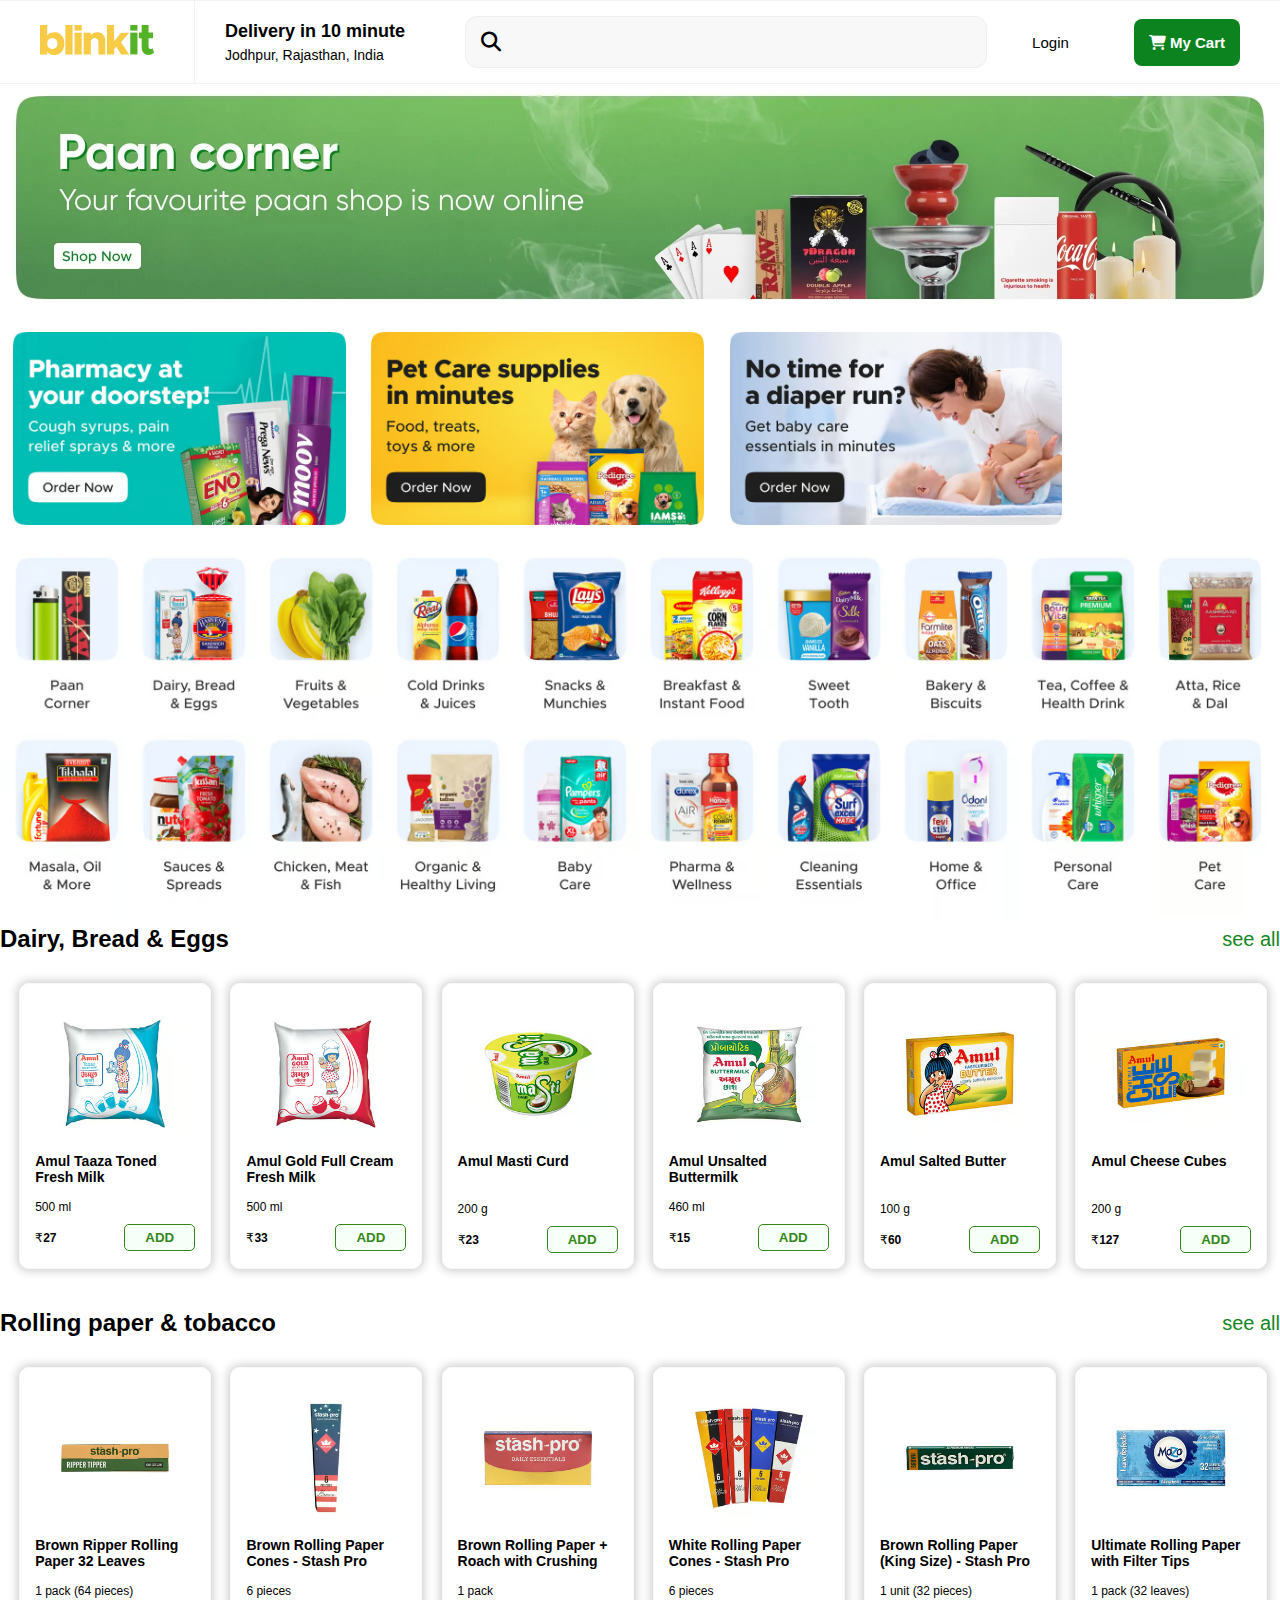
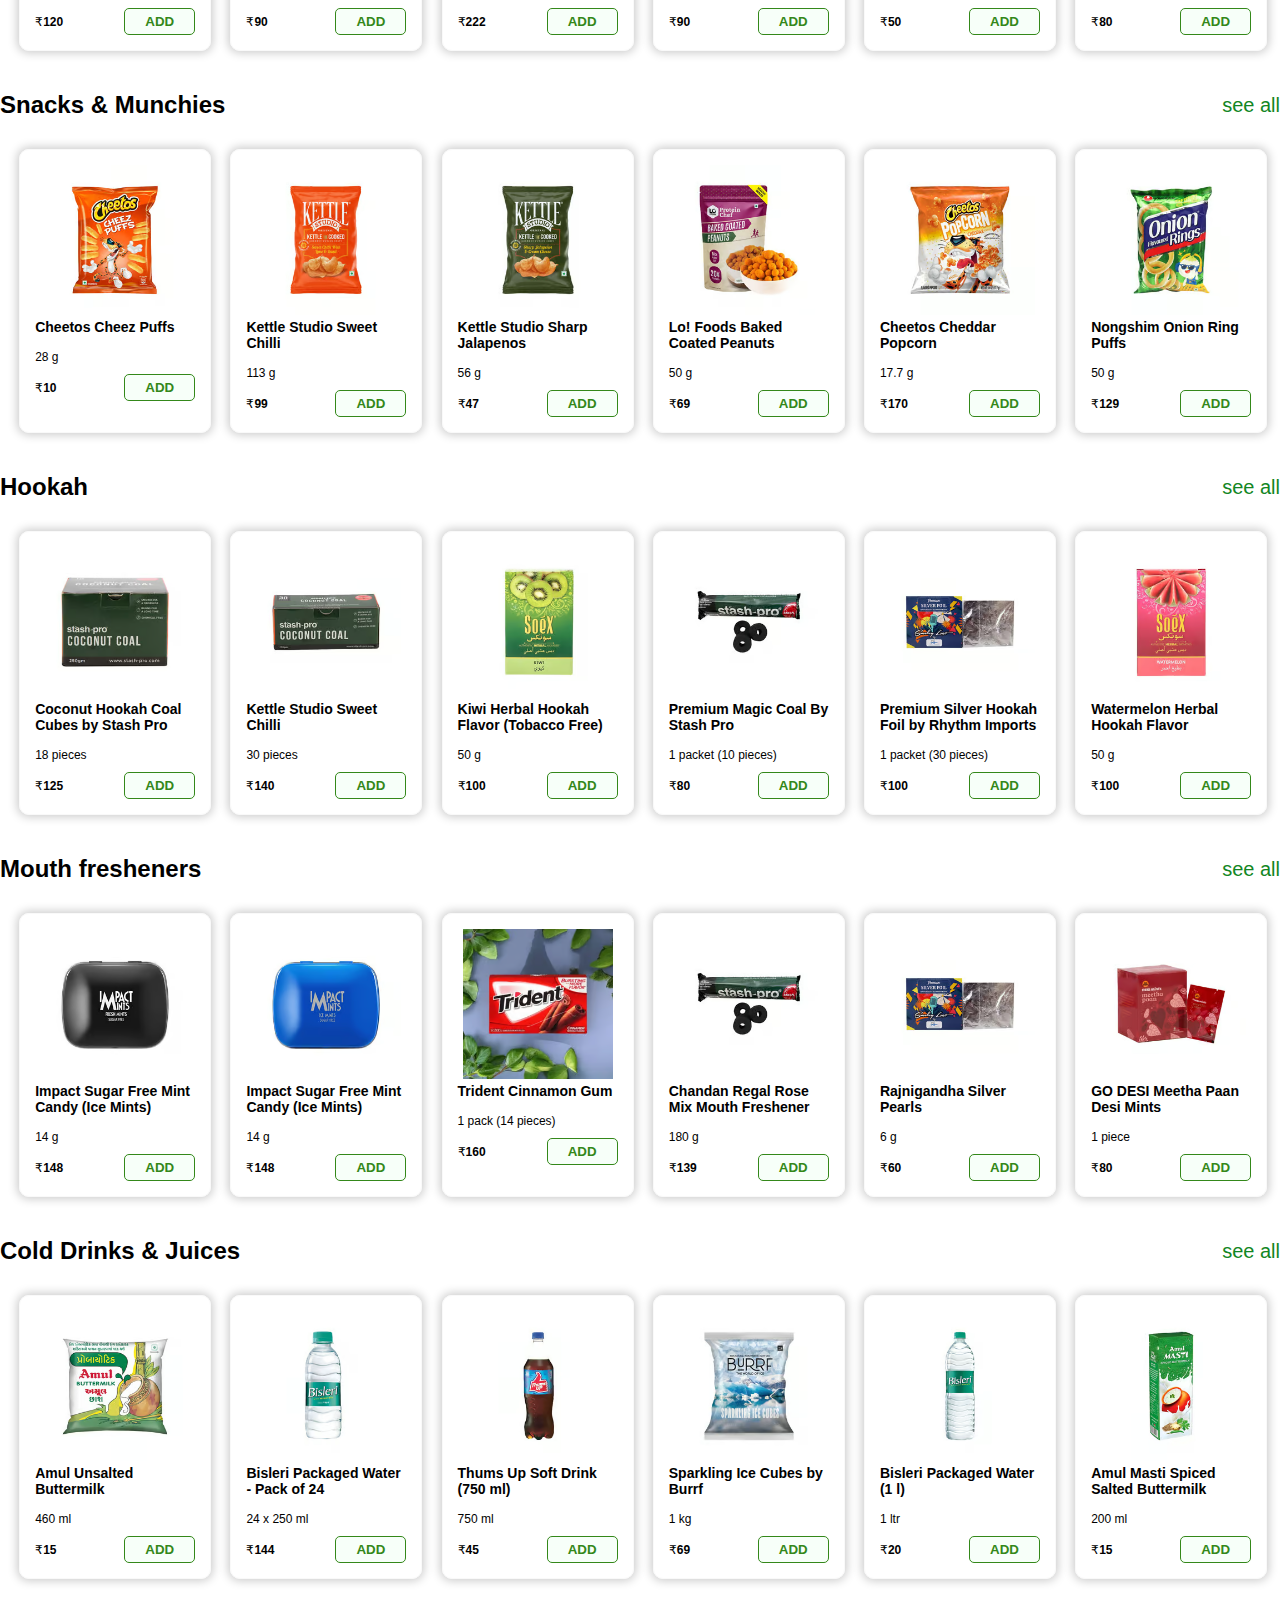
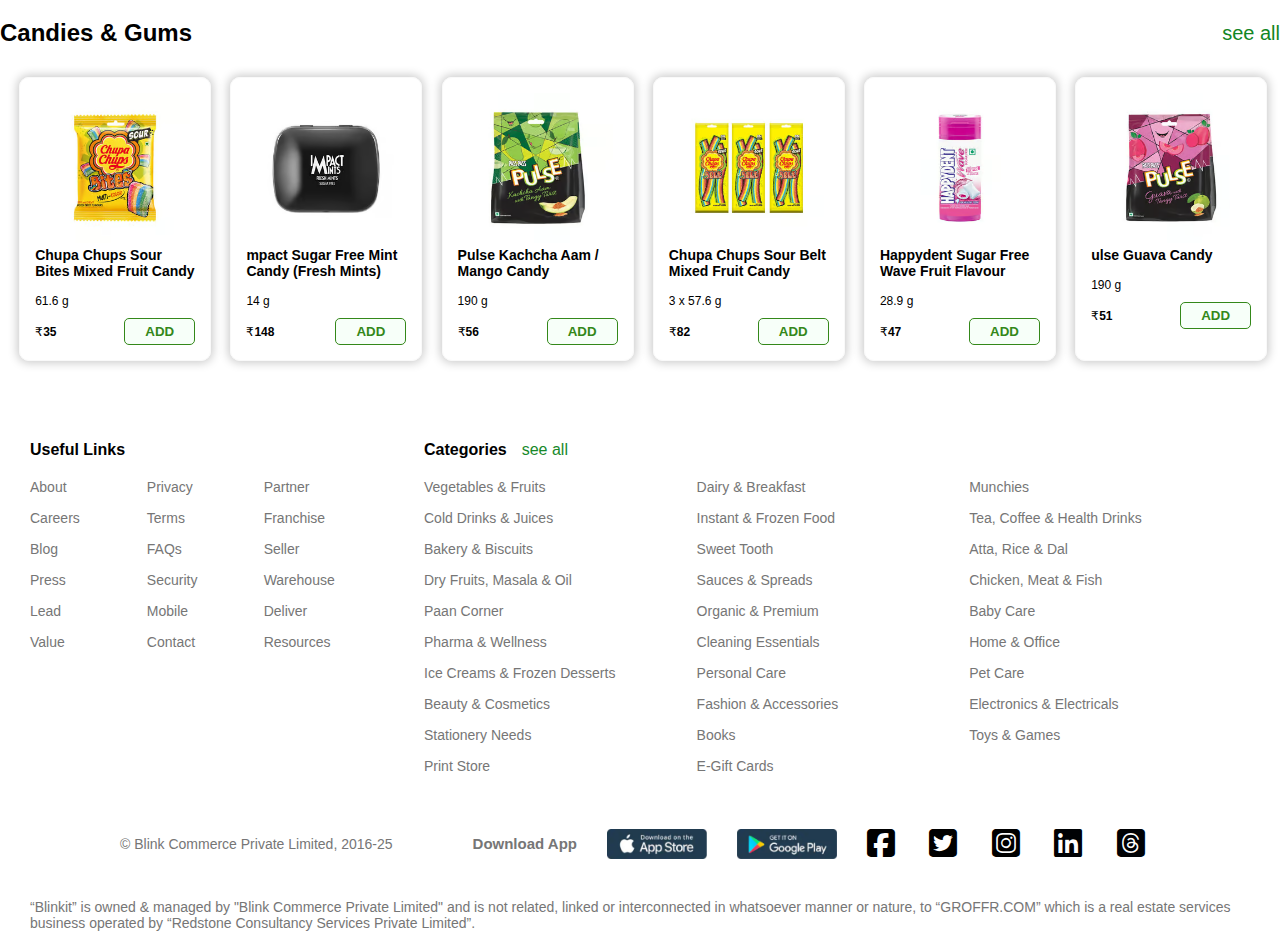
<file: Blinkit/index.html>
<!DOCTYPE html>
<html lang="en">

<head>
    <meta charset="UTF-8">
    <meta name="viewport" content="width=device-width, initial-scale=1.0">
    <title>Blinkit.Com</title>
    <link rel="stylesheet" href="https://cdnjs.cloudflare.com/ajax/libs/font-awesome/6.7.2/css/all.min.css">
    <link rel="stylesheet" href="style.css">
    <link rel="stylesheet" href="media.css">
</head>

<body>
    <header>
        <!-- Header Part -->
        <div class="leftHeader">
            <div class="logo">
                <a href="###"><svg width="134" height="30" viewBox="0 0 114 30" fill="none"
                        xmlns="http://www.w3.org/2000/svg">
                        <path
                            d="M14.3342 7.186C16.2619 7.186 17.9832 7.66644 19.4978 8.62732C21.0262 9.57447 22.2242 10.9197 23.0917 12.663C23.9316 14.3377 24.3516 16.3075 24.3516 18.5724C24.3516 20.7687 23.9316 22.7316 23.0917 24.4612C22.2517 26.1908 21.0675 27.5429 19.5391 28.5175C17.9969 29.5058 16.2619 30 14.3342 30C12.9297 30 11.6078 29.7117 10.3685 29.1352C9.12927 28.5587 8.06901 27.7488 7.18775 26.7056V29.4852H0V0H7.18775V10.4598C8.06901 9.41661 9.12927 8.61359 10.3685 8.05079C11.6078 7.47426 12.9297 7.186 14.3342 7.186ZM12.1861 24.0494C13.2051 24.0494 14.1139 23.8161 14.9125 23.3493C15.7112 22.8826 16.3377 22.2306 16.7921 21.3933C17.2465 20.5697 17.4737 19.6294 17.4737 18.5724C17.4737 17.5429 17.2465 16.6095 16.7921 15.7721C16.3377 14.9348 15.7112 14.2828 14.9125 13.8161C14.1139 13.3493 13.2051 13.116 12.1861 13.116C11.2223 13.116 10.3617 13.3493 9.60432 13.8161C8.84699 14.269 8.2549 14.9073 7.82804 15.731C7.40118 16.5683 7.18775 17.5154 7.18775 18.5724C7.18775 19.6294 7.40118 20.5765 7.82804 21.4139C8.2549 22.2375 8.84699 22.8826 9.60432 23.3493C10.3617 23.8161 11.2223 24.0494 12.1861 24.0494Z"
                            fill="#F8CB46"></path>
                        <path d="M25.3356 29.4852V0H32.5233V29.4852H25.3356Z" fill="#F8CB46"></path>
                        <path d="M34.5607 29.4852V7.68016H41.7071V29.4852H34.5607Z" fill="#F8CB46"></path>
                        <path
                            d="M57.2319 7.186C58.7603 7.186 60.1372 7.5429 61.3627 8.25669C62.5882 8.95676 63.5521 9.94509 64.2544 11.2217C64.9291 12.512 65.2664 13.9739 65.2664 15.6074V29.4852H58.4092V17.2135C58.4092 16.4173 58.2508 15.7104 57.9341 15.0927C57.6312 14.4612 57.1974 13.9739 56.6329 13.6307C56.0821 13.2876 55.4349 13.116 54.6914 13.116C53.9891 13.116 53.3419 13.2876 52.7498 13.6307C52.1577 13.9602 51.6965 14.4132 51.366 14.9897C51.0218 15.5388 50.8496 16.1839 50.8496 16.9252L50.8083 29.4852H43.6619V7.68016H50.8083V10.1716C51.483 9.23816 52.3849 8.51064 53.5141 7.98902C54.6432 7.45367 55.8824 7.186 57.2319 7.186Z"
                            fill="#F8CB46"></path>
                        <path
                            d="M81.0597 17.2135L89.1769 29.4852H81.0597L76.3091 21.7639L74.1198 24.2965V29.4852H66.932V0H74.1198V16.2869L81.0184 7.68016H89.1356L81.0597 17.2135Z"
                            fill="#F8CB46"></path>
                        <path d="M34.5569 0.00232667H41.7267V5.59207H34.5569V0.00232667Z" fill="#F8CB46"></path>
                        <path d="M90.3176 29.4198V7.61479H97.464V29.4198H90.3176Z" fill="#54B226"></path>
                        <path
                            d="M112.575 23.2634L114 27.855C113.353 28.4727 112.534 28.9737 111.542 29.3581C110.564 29.7424 109.607 29.9346 108.671 29.9346C107.322 29.9346 106.117 29.6395 105.057 29.0492C103.996 28.4452 103.17 27.6079 102.578 26.5372C101.986 25.494 101.69 24.2929 101.69 22.9339V13.3183H98.819V7.61479H101.69V0.00241089H108.547V7.61479H113.071V13.3183H108.547V21.6161C108.547 22.3162 108.733 22.8859 109.105 23.3251C109.477 23.7644 109.952 23.984 110.53 23.984C110.943 23.984 111.329 23.9223 111.687 23.7987C112.045 23.6752 112.341 23.4967 112.575 23.2634Z"
                            fill="#54B226"></path>
                        <path d="M90.2609 0.00241089H97.4307V5.59215H90.2609V0.00241089Z" fill="#54B226"></path>
                    </svg></a>
            </div>
            <div class="address">
                <h3>Delivery in 10 minute</h3>
                <p>Jodhpur, Rajasthan, India</p>
            </div>
            <div class="loginSymbol"><i class="fa-regular fa-circle-user"></i></div>
        </div>

        <form class="search">
            <button><i class="fa-solid fa-magnifying-glass"></i></button>
            <input type="text">
        </form>
        <div class="loginCart">
            <button>Login</button>
            <button><i class="fa-solid fa-cart-shopping"></i> My Cart</button>
        </div>
    </header>

    <!-- Banner  -->
    <section class="bannerSection">
        <img src="Images/Banner.webp" alt="">
    </section>

    <!-- Order banner -->
    <section class="orderBanner">
        <div class="orderBanneritems item1">
            <img src="Images/OrderSection_pharmacy-WEB.avif" alt="">
        </div>
        <div class="orderBanneritems">
            <img src="Images/OrderSection_Pet-Care_WEB.avif" alt="">
        </div>
        <div class="orderBanneritems">
            <img src="Images/OrderSection_babycare-WEB.avif" alt="">
        </div>
    </section>

    <!-- category -->
    <section class="categorySection">
        <div class="categoryItems">
            <img src="Images/Item 1.avif" alt="">
        </div>
        <div class="categoryItems">
            <img src="Images/Item 2.avif" alt="">
        </div>
        <div class="categoryItems">
            <img src="Images/Item 3.avif" alt="">
        </div>
        <div class="categoryItems">
            <img src="Images/Item 4.avif" alt="">
        </div>
        <div class="categoryItems">
            <img src="Images/Item 5.avif" alt="">
        </div>
        <div class="categoryItems">
            <img src="Images/Item 6.avif" alt="">
        </div>
        <div class="categoryItems">
            <img src="Images/Item 7.avif" alt="">
        </div>
        <div class="categoryItems">
            <img src="Images/Item 8.avif" alt="">
        </div>
        <div class="categoryItems">
            <img src="Images/Item 9.avif" alt="">
        </div>
        <div class="categoryItems">
            <img src="Images/Item 10.avif" alt="">
        </div>
        <div class="categoryItems products">
            <img src="Images/Item 11.avif" alt="">
        </div>
        <div class="categoryItems products">
            <img src="Images/Item 12.avif" alt="">
        </div>
        <div class="categoryItems products">
            <img src="Images/Item 13.avif" alt="">
        </div>
        <div class="categoryItems products">
            <img src="Images/Item 14.avif" alt="">
        </div>
        <div class="categoryItems products">
            <img src="Images/Item 15.avif" alt="">
        </div>
        <div class="categoryItems products">
            <img src="Images/Item 16.avif" alt="">
        </div>
        <div class="categoryItems products">
            <img src="Images/Item 17.avif" alt="">
        </div>
        <div class="categoryItems products">
            <img src="Images/Item 18.avif" alt="">
        </div>
        <div class="categoryItems products">
            <img src="Images/Item 19.avif" alt="">
        </div>
        <div class="categoryItems products">
            <img src="Images/Item 20.avif" alt="">
        </div>
    </section>

    <!-- Products -->

    <!-- Dairy, Bread & Eggs -->
    <section class="ProductSection">
        <div class="productHeading">
            <h2>Dairy, Bread & Eggs</h2>
            <a href="###">see all</a>
        </div>

        <div class="Products">
            <div class="productItem">
                <div class="productImg">
                    <img src="Images/Amul Milk.avif" alt="" height="150">
                    <h6>Amul Taaza Toned Fresh Milk</h6>
                    <p>500 ml</p>
                    <div class="amountAdd">
                        <h6>₹27</h6>
                        <button>ADD</button>
                    </div>
                </div>

            </div>
            <div class="productItem">
                <div class="productImg">
                    <img src="Images/Amul Gold.avif" alt="" height="150">
                    <h6>Amul Gold Full Cream Fresh Milk</h6>
                    <p>500 ml</p>
                    <div class="amountAdd">
                        <h6>₹33</h6>
                        <button>ADD</button>
                    </div>
                </div>
            </div>

            <div class="productItem">
                <div class="productImg other">
                    <img src="Images/Amul Masti.avif" alt="" height="150">
                    <h6>Amul Masti Curd</h6>
                    <p>200 g</p>
                    <div class="amountAdd">
                        <h6>₹23</h6>
                        <button>ADD</button>
                    </div>
                </div>

            </div>

            <div class="productItem">
                <div class="productImg">
                    <img src="Images/Amul Buttermilk.avif" alt="" height="150">
                    <h6>Amul Unsalted Buttermilk</h6>
                    <p>460 ml</p>
                    <div class="amountAdd">
                        <h6>₹15</h6>
                        <button>ADD</button>
                    </div>
                </div>
            </div>

            <div class="productItem">
                <div class="productImg other">
                    <img src="Images/Amul butter.avif" alt="" height="150">
                    <h6>Amul Salted Butter</h6>
                    <p>100 g</p>
                    <div class="amountAdd">
                        <h6>₹60</h6>
                        <button>ADD</button>
                    </div>
                </div>
            </div>

            <div class="productItem">
                <div class="productImg other">
                    <img src="Images/Amul Cheese.avif" alt="" height="150">
                    <h6>Amul Cheese Cubes</h6>
                    <p>200 g</p>
                    <div class="amountAdd">
                        <h6>₹127</h6>
                        <button>ADD</button>
                    </div>
                </div>
            </div>
        </div>
    </section>

    <!-- Rolling paper & tobacc -->
    <section class="ProductSection">
        <div class="productHeading">
            <h2>Rolling paper & tobacco</h2>
            <a href="###">see all</a>
        </div>

        <div class="Products">
            <div class="productItem">
                <div class="productImg">
                    <img src="Images/Brown Ripper.avif" alt="" height="150">
                    <h6>Brown Ripper Rolling Paper 32 Leaves</h6>
                    <p>1 pack (64 pieces)</p>
                    <div class="amountAdd">
                        <h6>₹120</h6>
                        <button>ADD</button>
                    </div>
                </div>

            </div>
            <div class="productItem">
                <div class="productImg">
                    <img src="Images/Brown Rolling.avif" alt="" height="150">
                    <h6>Brown Rolling Paper Cones - Stash Pro</h6>
                    <p>6 pieces</p>
                    <div class="amountAdd">
                        <h6>₹90</h6>
                        <button>ADD</button>
                    </div>
                </div>
            </div>

            <div class="productItem">
                <div class="productImg">
                    <img src="Images/Roach.avif" alt="" height="150">
                    <h6>Brown Rolling Paper + Roach with Crushing</h6>
                    <p>1 pack</p>
                    <div class="amountAdd">
                        <h6>₹222</h6>
                        <button>ADD</button>
                    </div>
                </div>

            </div>

            <div class="productItem">
                <div class="productImg">
                    <img src="Images/White rolling.avif" alt="" height="150">
                    <h6>White Rolling Paper Cones - Stash Pro</h6>
                    <p>6 pieces</p>
                    <div class="amountAdd">
                        <h6>₹90</h6>
                        <button>ADD</button>
                    </div>
                </div>
            </div>

            <div class="productItem">
                <div class="productImg">
                    <img src="Images/King Size.avif" alt="" height="150">
                    <h6>Brown Rolling Paper (King Size) - Stash Pro</h6>
                    <p>1 unit (32 pieces)</p>
                    <div class="amountAdd">
                        <h6>₹50</h6>
                        <button>ADD</button>
                    </div>
                </div>
            </div>

            <div class="productItem">
                <div class="productImg">
                    <img src="Images/ultmate rolling.avif" alt="" height="150">
                    <h6>Ultimate Rolling Paper with Filter Tips</h6>
                    <p>1 pack (32 leaves)</p>
                    <div class="amountAdd">
                        <h6>₹80</h6>
                        <button>ADD</button>
                    </div>
                </div>
            </div>
        </div>
    </section>

    <!-- Snacks & Munchies -->
    <section class="ProductSection">
        <div class="productHeading">
            <h2>Snacks & Munchies</h2>
            <a href="###">see all</a>
        </div>

        <div class="Products">
            <div class="productItem">
                <div class="productImg">
                    <img src="Images/cheetos.avif" alt="" height="150">
                    <h6>Cheetos Cheez Puffs</h6>
                    <p>28 g</p>
                    <div class="amountAdd">
                        <h6>₹10</h6>
                        <button>ADD</button>
                    </div>
                </div>

            </div>
            <div class="productItem">
                <div class="productImg">
                    <img src="Images/kettle.avif" alt="" height="150">
                    <h6>Kettle Studio Sweet Chilli</h6>
                    <p>113 g</p>
                    <div class="amountAdd">
                        <h6>₹99</h6>
                        <button>ADD</button>
                    </div>
                </div>
            </div>

            <div class="productItem">
                <div class="productImg">
                    <img src="Images/kettle sharp.avif" alt="" height="150">
                    <h6>Kettle Studio Sharp Jalapenos</h6>
                    <p>56 g</p>
                    <div class="amountAdd">
                        <h6>₹47</h6>
                        <button>ADD</button>
                    </div>
                </div>

            </div>

            <div class="productItem">
                <div class="productImg">
                    <img src="Images/Lo! food.avif" alt="" height="150">
                    <h6>Lo! Foods Baked Coated Peanuts</h6>
                    <p>50 g</p>
                    <div class="amountAdd">
                        <h6>₹69</h6>
                        <button>ADD</button>
                    </div>
                </div>
            </div>

            <div class="productItem">
                <div class="productImg">
                    <img src="Images/cheddor.avif" alt="" height="150">
                    <h6>Cheetos Cheddar Popcorn</h6>
                    <p>17.7 g</p>
                    <div class="amountAdd">
                        <h6>₹170</h6>
                        <button>ADD</button>
                    </div>
                </div>
            </div>

            <div class="productItem">
                <div class="productImg">
                    <img src="Images/nongshim.avif" alt="" height="150">
                    <h6>Nongshim Onion Ring Puffs</h6>
                    <p>50 g</p>
                    <div class="amountAdd">
                        <h6>₹129</h6>
                        <button>ADD</button>
                    </div>
                </div>
            </div>
        </div>
    </section>

    <!-- Hookah -->
    <section class="ProductSection">
        <div class="productHeading">
            <h2>Hookah</h2>
            <a href="###">see all</a>
        </div>

        <div class="Products">
            <div class="productItem">
                <div class="productImg">
                    <img src="Images/Coconut hukka.avif" alt="" height="150">
                    <h6>Coconut Hookah Coal Cubes by Stash Pro</h6>
                    <p>18 pieces</p>
                    <div class="amountAdd">
                        <h6>₹125</h6>
                        <button>ADD</button>
                    </div>
                </div>

            </div>
            <div class="productItem">
                <div class="productImg">
                    <img src="Images/Flat Coconut.avif" alt="" height="150">
                    <h6>Kettle Studio Sweet Chilli</h6>
                    <p>30 pieces</p>
                    <div class="amountAdd">
                        <h6>₹140</h6>
                        <button>ADD</button>
                    </div>
                </div>
            </div>

            <div class="productItem">
                <div class="productImg">
                    <img src="Images/kivi.avif" alt="" height="150">
                    <h6>Kiwi Herbal Hookah Flavor (Tobacco Free)</h6>
                    <p>50 g</p>
                    <div class="amountAdd">
                        <h6>₹100</h6>
                        <button>ADD</button>
                    </div>
                </div>

            </div>

            <div class="productItem">
                <div class="productImg">
                    <img src="Images/premium coal.avif" height="150">
                    <h6>Premium Magic Coal By Stash Pro</h6>
                    <p>1 packet (10 pieces)</p>
                    <div class="amountAdd">
                        <h6>₹80</h6>
                        <button>ADD</button>
                    </div>
                </div>
            </div>

            <div class="productItem">
                <div class="productImg">
                    <img src="Images/premium silver.avif" alt="" height="150">
                    <h6>Premium Silver Hookah Foil by Rhythm Imports</h6>
                    <p>1 packet (30 pieces)</p>
                    <div class="amountAdd">
                        <h6>₹100</h6>
                        <button>ADD</button>
                    </div>
                </div>
            </div>

            <div class="productItem">
                <div class="productImg">
                    <img src="Images/watermalom.avif" alt="" height="150">
                    <h6>Watermelon Herbal Hookah Flavor</h6>
                    <p>50 g</p>
                    <div class="amountAdd">
                        <h6>₹100</h6>
                        <button>ADD</button>
                    </div>
                </div>
            </div>
        </div>
    </section>

    <!-- Mouth fresheners -->
    <section class="ProductSection">
        <div class="productHeading">
            <h2>Mouth fresheners</h2>
            <a href="###">see all</a>
        </div>

        <div class="Products">
            <div class="productItem">
                <div class="productImg">
                    <img src="Images/Impact.avif" alt="" height="150">
                    <h6>Impact Sugar Free Mint Candy (Ice Mints)</h6>
                    <p>14 g</p>
                    <div class="amountAdd">
                        <h6>₹148</h6>
                        <button>ADD</button>
                    </div>
                </div>
            </div>

            <div class="productItem">
                <div class="productImg">
                    <img src="Images/impact ice.avif" alt="" height="150">
                    <h6>Impact Sugar Free Mint Candy (Ice Mints)</h6>
                    <p>14 g</p>
                    <div class="amountAdd">
                        <h6>₹148</h6>
                        <button>ADD</button>
                    </div>
                </div>
            </div>

            <div class="productItem">
                <div class="productImg">
                    <img src="Images/trident cinnamon.avif" alt="" height="150">
                    <h6>Trident Cinnamon Gum</h6>
                    <p>1 pack (14 pieces)</p>
                    <div class="amountAdd">
                        <h6>₹160</h6>
                        <button>ADD</button>
                    </div>
                </div>

            </div>

            <div class="productItem">
                <div class="productImg">
                    <img src="Images/premium coal.avif" height="150">
                    <h6>Chandan Regal Rose Mix Mouth Freshener</h6>
                    <p>180 g</p>
                    <div class="amountAdd">
                        <h6>₹139</h6>
                        <button>ADD</button>
                    </div>
                </div>
            </div>

            <div class="productItem">
                <div class="productImg">
                    <img src="Images/premium silver.avif" alt="" height="150">
                    <h6>Rajnigandha Silver Pearls</h6>
                    <p>6 g</p>
                    <div class="amountAdd">
                        <h6>₹60</h6>
                        <button>ADD</button>
                    </div>
                </div>
            </div>

            <div class="productItem">
                <div class="productImg">
                    <img src="Images/Go paan.avif" alt="" height="150">
                    <h6>GO DESI Meetha Paan Desi Mints</h6>
                    <p>1 piece</p>
                    <div class="amountAdd">
                        <h6>₹80</h6>
                        <button>ADD</button>
                    </div>
                </div>
            </div>
        </div>
    </section>

    <!-- Cold Drinks & Juices -->
    <section class="ProductSection">
        <div class="productHeading">
            <h2>Cold Drinks & Juices</h2>
            <a href="###">see all</a>
        </div>

        <div class="Products">
            <div class="productItem">
                <div class="productImg">
                    <img src="Images/Amul Buttermilk.avif" alt="" height="150">
                    <h6>Amul Unsalted Buttermilk</h6>
                    <p>460 ml</p>
                    <div class="amountAdd">
                        <h6>₹15</h6>
                        <button>ADD</button>
                    </div>
                </div>
            </div>

            <div class="productItem">
                <div class="productImg">
                    <img src="Images/bisleri.avif" alt="" height="150">
                    <h6>Bisleri Packaged Water - Pack of 24</h6>
                    <p>24 x 250 ml</p>
                    <div class="amountAdd">
                        <h6>₹144</h6>
                        <button>ADD</button>
                    </div>
                </div>
            </div>

            <div class="productItem">
                <div class="productImg">
                    <img src="Images/thums up.avif" alt="" height="150">
                    <h6>Thums Up Soft Drink (750 ml)</h6>
                    <p>750 ml</p>
                    <div class="amountAdd">
                        <h6>₹45</h6>
                        <button>ADD</button>
                    </div>
                </div>

            </div>

            <div class="productItem">
                <div class="productImg">
                    <img src="Images/sparklings ice cubes.avif" height="150">
                    <h6>Sparkling Ice Cubes by Burrf</h6>
                    <p>1 kg</p>
                    <div class="amountAdd">
                        <h6>₹69</h6>
                        <button>ADD</button>
                    </div>
                </div>
            </div>

            <div class="productItem">
                <div class="productImg">
                    <img src="Images/bisleri 1 liter.avif" alt="" height="150">
                    <h6>Bisleri Packaged Water (1 l)</h6>
                    <p>1 ltr</p>
                    <div class="amountAdd">
                        <h6>₹20</h6>
                        <button>ADD</button>
                    </div>
                </div>
            </div>

            <div class="productItem">
                <div class="productImg">
                    <img src="Images/amul spiced.avif" alt="" height="150">
                    <h6>Amul Masti Spiced Salted Buttermilk</h6>
                    <p>200 ml</p>
                    <div class="amountAdd">
                        <h6>₹15</h6>
                        <button>ADD</button>
                    </div>
                </div>
            </div>
        </div>
    </section>

    <!-- Candies & Gums -->
    <section class="ProductSection">
        <div class="productHeading">
            <h2>Candies & Gums</h2>
            <a href="###">see all</a>
        </div>

        <div class="Products">
            <div class="productItem">
                <div class="productImg">
                    <img src="Images/chupa chup.avif" alt="" height="150">
                    <h6>Chupa Chups Sour Bites Mixed Fruit Candy</h6>
                    <p>61.6 g</p>
                    <div class="amountAdd">
                        <h6>₹35</h6>
                        <button>ADD</button>
                    </div>
                </div>
            </div>

            <div class="productItem">
                <div class="productImg">
                    <img src="Images/Impact.avif" alt="" height="150">
                    <h6>mpact Sugar Free Mint Candy (Fresh Mints)</h6>
                    <p>14 g</p>
                    <div class="amountAdd">
                        <h6>₹148</h6>
                        <button>ADD</button>
                    </div>
                </div>
            </div>

            <div class="productItem">
                <div class="productImg">
                    <img src="Images/pulse.avif" alt="" height="150">
                    <h6>Pulse Kachcha Aam / Mango Candy</h6>
                    <p>190 g</p>
                    <div class="amountAdd">
                        <h6>₹56</h6>
                        <button>ADD</button>
                    </div>
                </div>

            </div>

            <div class="productItem">
                <div class="productImg">
                    <img src="Images/chupa chup mix.avif" height="150">
                    <h6>Chupa Chups Sour Belt Mixed Fruit Candy</h6>
                    <p>3 x 57.6 g</p>
                    <div class="amountAdd">
                        <h6>₹82</h6>
                        <button>ADD</button>
                    </div>
                </div>
            </div>

            <div class="productItem">
                <div class="productImg">
                    <img src="Images/happydent.avif" alt="" height="150">
                    <h6>Happydent Sugar Free Wave Fruit Flavour</h6>
                    <p>28.9 g</p>
                    <div class="amountAdd">
                        <h6>₹47</h6>
                        <button>ADD</button>
                    </div>
                </div>
            </div>

            <div class="productItem">
                <div class="productImg">
                    <img src="Images/guava pulse.avif" alt="" height="150">
                    <h6>ulse Guava Candy</h6>
                    <p>190 g</p>
                    <div class="amountAdd">
                        <h6>₹51</h6>
                        <button>ADD</button>
                    </div>
                </div>
            </div>
        </div>
    </section>

    <!-- Shop by category in phone -->
    <section class="Productsinphone">
        <div class="shlogan">
            <h3>Shop by category</h3>
        </div>

        <div class="category">
            <div class="veg firstpart">
                <img src="Images/Veg & Fruits.avif" alt="">
                <p>Vegetables and Fruits</p>
            </div>
            <div class="dairy firstpart">
                <img src="Images/Dairy & Breakfast.avif" alt="">
                <p>Dairy and Breakfast</p>
            </div>
        </div>

        <div class="cate2">
            <div class="secondpart">
                <img src="Images/Munchies.avif" alt="">
                <p>Munchies</p>
            </div>
            <div class="secondpart">
                <img src="Images/Cold Drink and Juices.avif" alt="">
                <p>Cold Drinks & Juices</p>
            </div>
            <div class="secondpart">
                <img src="Images/Instant and Frozen food.avif" alt="">
                <p>Instant & Frozen Food</p>
            </div>
        </div>

        <section class="shop">
            <div class="items">
                <img src="Images/Tea & Cofee.avif" alt="">
                <p>Tea, Coffee & Health Drinks</p>
            </div>
            <div class="items">
                <img src="Images/Biscuits.avif" alt="">
                <p>Bakery & Biscuits</p>
            </div>
            <div class="items">
                <img src="Images/sweet.avif" alt="">
                <p>Sweet Tooth</p>
            </div>
            <div class="items">
                <img src="Images/Atta.avif" alt="">
                <p>Atta, Rice & Dal</p>
            </div>
            <div class="items">
                <img src="Images/Masala.avif" alt="">
                <p>Dry Fruits, Masala & Oil</p>
            </div>
            <div class="items">
                <img src="Images/Souce.avif" alt="">
                <p>Souces & Spreads</p>
            </div>
            <div class="items">
                <img src="Images/Meat.avif" alt="">
                <p>Chicken, Meat & Fish</p>
            </div>
            <div class="items">
                <img src="Images/Pan corner.avif" alt="">
                <p>Pan Cornder</p>
            </div>
            <div class="items">
                <img src="Images/Organic Premium.avif" alt="">
                <p>Organic & Premium</p>
            </div>
            <div class="items">
                <img src="Images/Baby car.avif" alt="">
                <p>Baby Care</p>
            </div>
            <div class="items">
                <img src="Images/pharma.avif" alt="">
                <p>Pharma & Wellness</p>
            </div>
            <div class="items">
                <img src="Images/cleaning.avif" alt="">
                <p>Cleaning Essential</p>
            </div>
            <div class="items">
                <img src="Images/Home & Office.avif" alt="">
                <p>Home & Office</p>
            </div>
            <div class="items">
                <img src="Images/personal care.avif" alt="">
                <p>Personal Care</p>
            </div>
            <div class="items">
                <img src="Images/pet.avif" alt="">
                <p>Pet Care</p>
            </div>
            <div class="items">
                <img src="Images/fashion.png" alt="">
                <p>Fashion & Accessories</p>
            </div>

        </section>
    </section>

    <section class="shopbystore">
        <div class="heading">
            <h3>Shop by store</h3>
        </div>
        <div class="store">
            <div class="storeName">
                <img src="Images/Pet store.avif" alt="" height="80">
                <p>Pet <br> Store</p>
            </div>
            <div class="storeName">
                <img src="Images/Pharma store.avif" alt="" height="80">
                <p>Pharma <br> Store</p>
            </div>
            <div class="storeName">
                <img src="Images/sports store.avif" alt="" height="80">
                <p>Sports <br> Store</p>
            </div>
            <div class="storeName">
                <img src="Images/party store.avif" alt="" height="80">
                <p>Party <br> Store</p>
            </div>
        </div>
    </section>

    <!-- Hot deals in phone -->
    <section class="hotDeals">
        <div class="HEADING">
            <h3>Hot deals</h3>
            <a href="###">see all</a>
        </div>

        <div class="deals">
            <div class="dealItem">
                <div class="dealImg">
                    <p>32% <br> OFF</p>
                    <img src="Images/sugar.avif" alt="" height="150">
                </div>
                <div class="content">
                    <div>
                        <img src="Images/StopWatch.avif" alt="" width="10">
                        <span>8 min</span>
                    </div>
                    <b>Whole Farm Grocery Sugar (Packet) (Khand)</b>
                    <p>1 kg</p>
                </div>
                <div class="dealamountAdd">
                    <h6>₹51</h6>
                    <br>
                    <button>ADD</button>
                </div>
            </div>

            <div class="dealItem">
                <div class="dealImg">
                    <p>38% <br> OFF</p>
                    <img src="Images/zeera.avif" alt="" height="150">
                </div>
                <div class="content">
                    <div>
                        <img src="Images/StopWatch.avif" alt="" width="10">
                        <span>8 min</span>
                    </div>
                    <b>Whole Farm Grocery Sugar (Packet) (Khand)</b>
                    <p>100 g</p>
                </div>
                <div class="dealamountAdd">
                    <h6>₹49</h6>
                    <button>ADD</button>
                </div>
            </div>

            <div class="dealItem">
                <div class="dealImg">
                    <p>69% <br> OFF</p>
                    <img src="Images/kishmish.avif" alt="" height="150">
                </div>
                <div class="content">
                    <div>
                        <img src="Images/StopWatch.avif" alt="" width="10">
                        <span>8 min</span>
                    </div>
                    <b>Whole Farm Grocery Sugar (Packet) (Khand)</b>
                    <p>200 g</p>
                </div>
                <div class="dealamountAdd">
                    <h6>₹62</h6>
                    <button>ADD</button>
                </div>
            </div>
        </div>
    </section>

    <!-- Your daily fresh needs in phone -->
    <section class="hotDeals Yourdailyfreshneeds">
        <div class="HEADING">
            <h3>Your daily fresh needs</h3>
            <a href="###">see all</a>
        </div>

        <div class="deals">
            <div class="dealItem">
                <div class="dealImg dailyNeed">
                    <p>25% <br> OFF</p>
                    <img src="Images/patato.avif" alt="" height="150">
                </div>
                <div class="content">
                    <p>
                        <img src="Images/StopWatch.avif" alt="" width="10">
                        <span>8 min</span>
                    </p>
                    <b>Baby Potato (Bateta)</b>
                    <p>500 g</p>
                </div>
                <div class="dealamountAdd">
                    <h6>₹15</h6>
                    <br>
                    <button>ADD</button>
                </div>
            </div>

            <div class="dealItem">
                <div class="dealImg dailyNeed">
                    <p>23% <br> OFF</p>
                    <img src="Images/bhindi.avif" alt="" height="150">
                </div>
                <div class="content">
                    <p>
                        <img src="Images/StopWatch.avif" alt="" width="10">
                        <span>8 min</span>
                    </p>
                    <b>Lady Finger (Bhinda)</b>
                    <p>250 g</p>
                </div>
                <div class="dealamountAdd">
                    <h6>₹30</h6>
                    <button>ADD</button>
                </div>
            </div>

            <div class="dealItem">
                <div class="dealImg dailyNeed">
                    <p>25% <br> OFF</p>
                    <img src="Images/Apple.avif" alt="" height="150">
                </div>
                <div class="content">
                    <p>
                        <img src="Images/StopWatch.avif" alt="" width="10">
                        <span>8 min</span>
                    </p>
                    <b>Kinaur Apple (Safarjan)</b>
                    <p>4 pieces(500-600g)</p>
                </div>
                <div class="dealamountAdd">
                    <h6>₹181</h6>
                    <button>ADD</button>
                </div>
            </div>
        </div>
    </section>

    <!-- cleaning section in phone-->
    <section class="cleaningSection">
        <div class="cleaningBanner">
            <img src="Images/Household-cleaning-essentials.avif" alt="" width="100%">
        </div>

        <div class="cleaningItem">

            <div class="cleaningProducts">
                <img src="Images/Surface-Cleaners-Fresheners.avif" alt="">
                <p>Surface <br> Cleaner</p>
            </div>
            <div class="cleaningProducts">
                <img src="Images/Cleaning-Tools-Accessories.avif" alt="">
                <p>Cleaning Tool</p>
            </div>
            <div class="cleaningProducts">
                <img src="Images/Trash-Disposal.avif" alt="">
                <p>Trash Disposal</p>
            </div>
            <div class="cleaningProducts">
                <img src="Images/Smart-Cleaning-Gadgets.avif" alt="">
                <p>Cleaning <br> Gadgets</p>
            </div>

        </div>
        <div class="lastMin">
            <img src="Images/Indias last minute app.avif" alt="" width="100%">
        </div>
    </section>

    <footer>
        <div class="footer-mid">
            <div class="footer-mid-row1">
                <div class="footer-mid-row1-left">
                    <h4>Useful Links</h4>
                    <div class="usefulLinks">
                        <ul>
                            <li><a href="">About</a></li>
                            <li><a href="">Careers</a></li>
                            <li><a href="">Blog</a></li>
                            <li><a href="">Press</a></li>
                            <li><a href="">Lead</a></li>
                            <li><a href="">Value</a></li>
                        </ul>
                        <ul>
                            <li><a href="">Privacy</a></li>
                            <li><a href="">Terms</a></li>
                            <li><a href="">FAQs</a></li>
                            <li><a href="">Security</a></li>
                            <li><a href="">Mobile</a></li>
                            <li><a href="">Contact</a></li>
                        </ul>
                        <ul>
                            <li><a href="">Partner</a></li>
                            <li><a href="">Franchise</a></li>
                            <li><a href="">Seller</a></li>
                            <li><a href="">Warehouse</a></li>
                            <li><a href="">Deliver</a></li>
                            <li><a href="">Resources</a></li>
                        </ul>
                    </div>
                </div>
                <div class="footer-mid-row1-right">
                    <div class="categoryHeading">
                        <h4>Categories</h4>
                        <a href="">see all</a>
                    </div>

                    <div class="usefulLinks">
                        <ul>
                            <li><a href="">Vegetables & Fruits</a></li>
                            <li><a href="">Cold Drinks & Juices</a></li>
                            <li><a href="">Bakery & Biscuits</a></li>
                            <li><a href="">Dry Fruits, Masala & Oil</a></li>
                            <li><a href="">Paan Corner</a></li>
                            <li><a href="">Pharma & Wellness</a></li>
                            <li><a href="">Ice Creams & Frozen Desserts</a></li>
                            <li><a href="">Beauty & Cosmetics</a></li>
                            <li><a href="">Stationery Needs</a></li>
                            <li><a href="">Print Store</a></li>
                        </ul>
                        <ul>
                            <li><a href="">Dairy & Breakfast</a></li>
                            <li><a href="">Instant & Frozen Food</a></li>
                            <li><a href="">Sweet Tooth</a></li>
                            <li><a href="">Sauces & Spreads</a></li>
                            <li><a href="">Organic & Premium</a></li>
                            <li><a href="">Cleaning Essentials</a></li>
                            <li><a href="">Personal Care</a></li>
                            <li><a href="">Fashion & Accessories</a></li>
                            <li><a href="">Books</a></li>
                            <li><a href="">E-Gift Cards</a></li>
                        </ul>
                        <ul>
                            <li><a href="">Munchies</a></li>
                            <li><a href="">Tea, Coffee & Health Drinks</a></li>
                            <li><a href="">Atta, Rice & Dal</a></li>
                            <li><a href="">Chicken, Meat & Fish</a></li>
                            <li><a href="">Baby Care</a></li>
                            <li><a href="">Home & Office</a></li>
                            <li><a href="">Pet Care</a></li>
                            <li><a href="">Electronics & Electricals</a></li>
                            <li><a href="">Toys & Games</a></li>
                        </ul>
                    </div>
                </div>
            </div>

            <div class="footer-mid-row2">
                <div class="left">
                    <p>© Blink Commerce Private Limited, 2016-25</p>
                </div>

                <div class="Middle">
                    <div class="download">
                        <b>Download App</b>
                        <img src="Images/App Store.webp" alt="" width="100">
                        <img src="Images/Play store.webp" alt="" width="100">
                    </div>
                    <div class="socialMedia">
                        <a href=""><i class="fa-brands fa-square-facebook fa-2xl" style="color: #000000;"></i></a>
                        <a href=""><i class="fa-brands fa-square-twitter fa-2xl" style="color: #000000;"></i></a>
                        <a href=""><i class="fa-brands fa-square-instagram fa-2xl" style="color: #000000;"></i></a>
                        <a href=""><i class="fa-brands fa-linkedin fa-2xl" style="color: #000205;"></i></a>
                        <a href=""><i class="fa-brands fa-square-threads fa-2xl" style="color: #000205;"></i></a>
                    </div>
                </div>
            </div>

            <div class="description">“Blinkit” is owned & managed by "Blink Commerce Private Limited" and is not
                related, linked or interconnected in whatsoever manner or nature, to “GROFFR.COM” which is a real estate
                services business operated by “Redstone Consultancy Services Private Limited”.</div>

        </div>


    </footer>

</body>

</html>
</file>
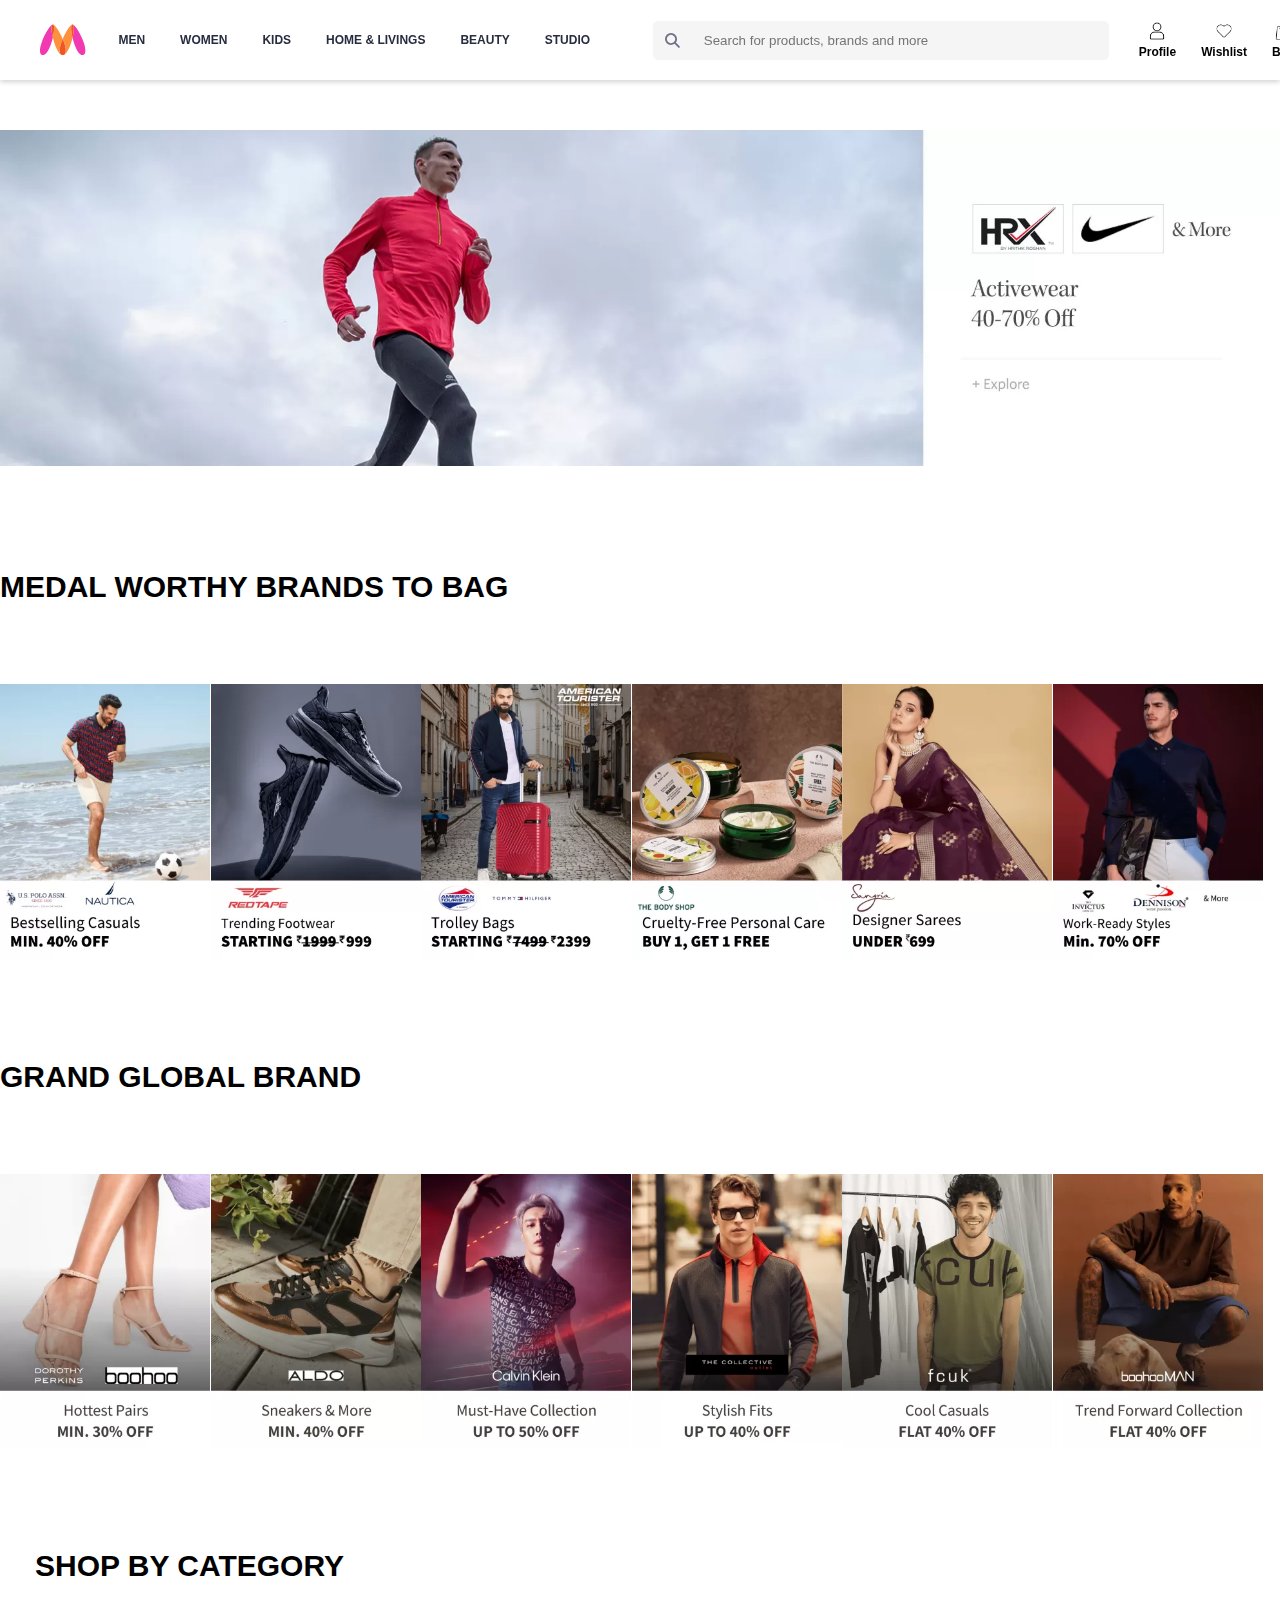
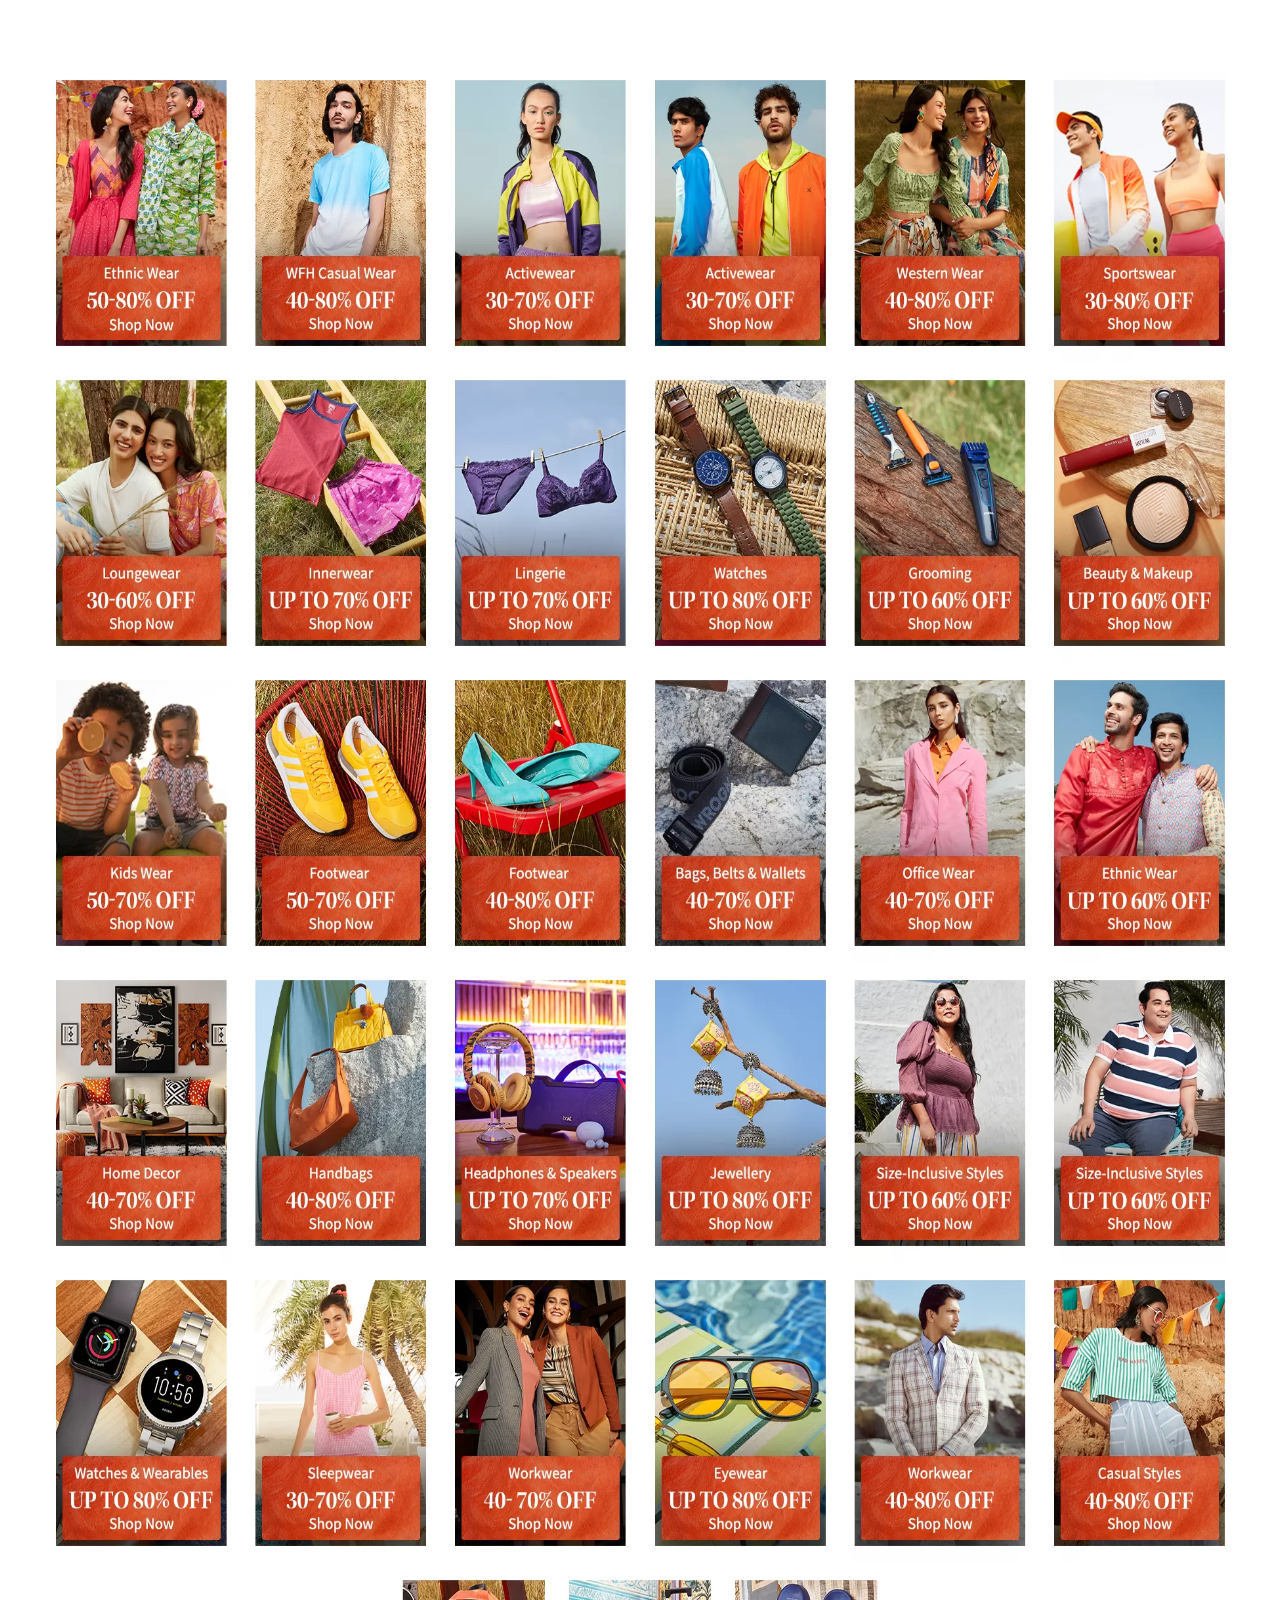
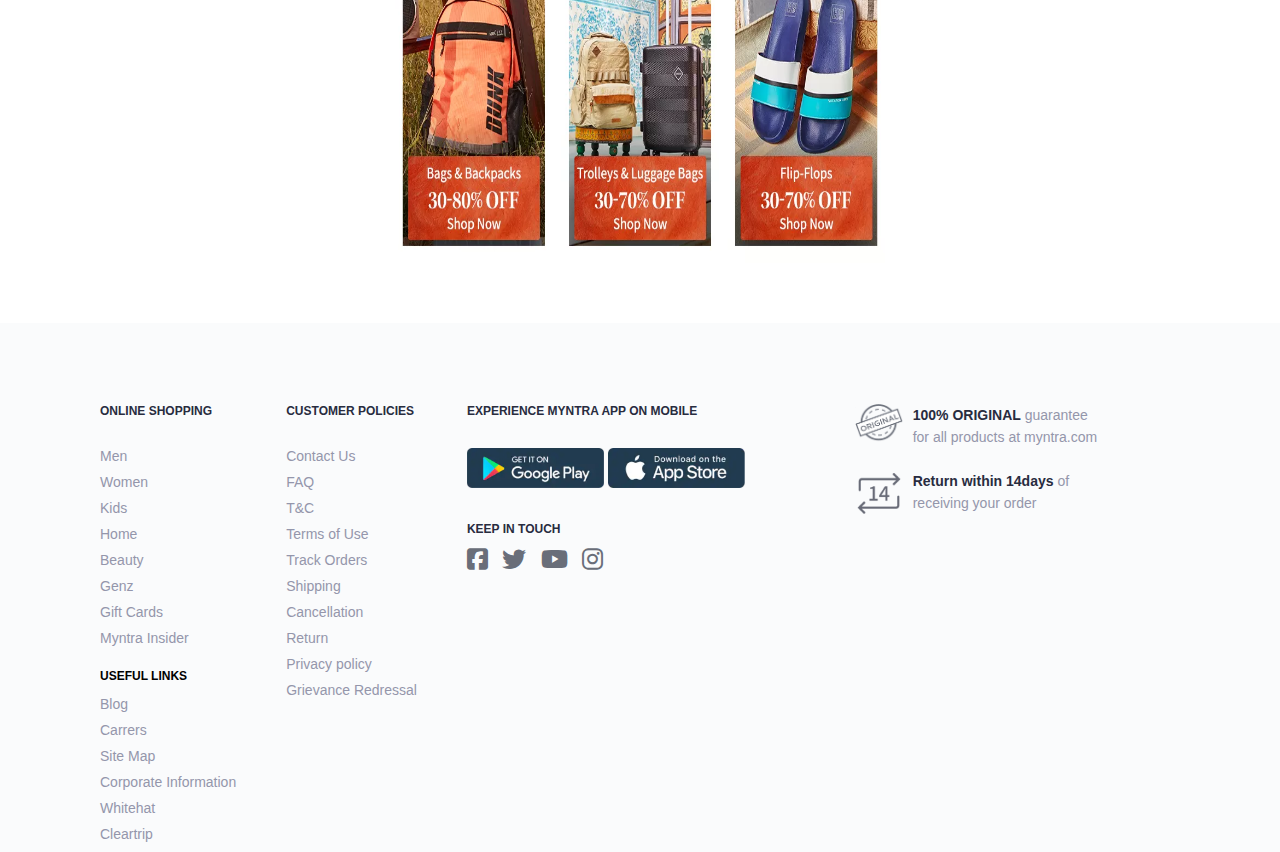
<file: Myntra/index.html>
<!DOCTYPE html>
<html lang="en">

<head>
    <meta charset="UTF-8">
    <meta name="viewport" content="width=device-width, initial-scale=1.0">
    <title>Myntra</title>
    <link rel="shortcut icon" href="Images/myntra.svg" type="image/x-icon">
    <link rel="stylesheet" href="https://cdnjs.cloudflare.com/ajax/libs/font-awesome/6.7.2/css/all.min.css">
    <link rel="stylesheet" href="style.css">
</head>

<body>
    <header>
        <!-- logo and NavBar -->
        <div class="Logo-Menu">
            <img src="Images/myntra.svg" width="50">
            <ul class="Navbar">
                <li>MEN</li>
                <li>WOMEN</li>
                <li>KIDS</li>
                <li>HOME & LIVINGS</li>
                <li>BEAUTY</li>
                <li>STUDIO</li>
            </ul>
        </div>

        <!-- Search Bar -->
        <div class="SearchBar-profile-Wish-Bag">
            <div class="search">
                <i class="fa-solid fa-magnifying-glass" style="color: #717288;"></i>
                <input type="text" placeholder="Search for products, brands and more" size="47">
            </div>

            <div class="profile">
                <ul>
                    <li>
                        <img src="Images/user.png" height="18">
                        <b>Profile</b>
                    </li>
                    <li>
                        <img src="Images/wishlist.png" height="18">
                        <b>Wishlist</b>
                    </li>
                    <li><img src="Images/shopping-bag.png" height="18">
                        <b>Bag</b>
                    </li>
                </ul>
            </div>
        </div>
    </header>

    <div class="banner">
        <img src="Images/Banner.webp" alt="">
    </div>

    <section class="Medal-Worthy-Brands-To-Bag">
        <h1>MEDAL WORTHY BRANDS TO BAG</h1>
        <div class="brands">
            <img src="Images/U.S Polo.webp" width="210">
            <img src="Images/Red Tape.webp" width="210">
            <img src="Images/American Tourister.webp" width="210">
            <img src="Images/The body shop.webp" width="210">
            <img src="Images/Sangaria saree.webp" width="210">
            <img src="Images/Invictus.webp" width="210">

        </div>
    </section>

    <section class="Medal-Worthy-Brands-To-Bag Brand">
        <h1>GRAND GLOBAL BRAND</h1>
        <div class="brands">
            <img src="Images/Dorothy.webp" width="210">
            <img src="Images/Aldo.webp" width="210">
            <img src="Images/Calvin Klein.webp" width="210">
            <img src="Images/TheCollective.webp" width="210">
            <img src="Images/fcuk.webp" width="210">
            <img src="Images/boohooMAN.webp" width="210">
        </div>
    </section>


    <section class="CategorySection">
        <h1>SHOP BY CATEGORY</h1>
        <div class="category">
            <div class="categoryimage">
                <img src="Images/1.Ethnic Wear.jpg">
                <img src="Images/2.WFH.webp">
                <img src="Images/3.ActiveWear.webp">
                <img src="Images/4.ActiveWear men.webp">
                <img src="Images/5.Western wear.webp">
                <img src="Images/6.SportsWear.webp">
            </div>
            <div class="categoryimage">
                <img src="Images/7.LoungeWear.webp" alt="">
                <img src="Images/8.InnerWear.webp" alt="">
                <img src="Images/9.Lingerie.webp" alt="">
                <img src="Images/10.Watches.webp" alt="">
                <img src="Images/11.Grooming.webp" alt="">
                <img src="Images/12.Beauty.webp" alt="">
            </div>
            <div class="categoryimage">
                <img src="Images/13.KidsWear.webp" alt="">
                <img src="Images/14.FootWear.webp" alt="">
                <img src="Images/15.Lady FootWear.webp" alt="">
                <img src="Images/16.Bags, Belts & Wallets.webp" alt="">
                <img src="Images/17.OfficeWear.webp" alt="">
                <img src="Images/18.EthnicWear men.webp" alt="">
            </div>
            <div class="categoryimage">
                <img src="Images/19.Home Decor.webp" alt="">
                <img src="Images/20.HandBags.webp" alt="">
                <img src="Images/21.HeadPhones.webp" alt="">
                <img src="Images/22.Jewellery.webp" alt="">
                <img src="Images/23.Size-Inclusive.webp" alt="">
                <img src="Images/24.Size-Inclusive men.webp" alt="">
            </div>
            <div class="categoryimage">
                <img src="Images/25.Wearable.webp" alt="">
                <img src="Images/26.SleepWear.webp" alt="">
                <img src="Images/27.WorkWear.webp" alt="">
                <img src="Images/28.EyeWear.webp" alt="">
                <img src="Images/29.WorkWear Men.webp" alt="">
                <img src="Images/30.Causal Styles.webp" alt="">
            </div>
            <div class="categoryimage categoryimageLast">
                <img src="Images/31.Backpacks.webp" alt="">
                <img src="Images/32.TrollyBags.webp" alt="">
                <img src="Images/33.FLip Flop.webp" alt="">
            </div>
        </div>
    </section>

    <footer>
        <div class="footer-firstRow">
            <ul>
                <li>ONLINE SHOPPING</li>
                <li>Men</li>
                <li>Women</li>
                <li>Kids</li>
                <li>Home</li>
                <li>Beauty</li>
                <li>Genz</li>
                <li>Gift Cards</li>
                <li>Myntra Insider</li>
                <div class="Links">USEFUL LINKS</div>
                <li>Blog</li>
                <li>Carrers</li>
                <li>Site Map</li>
                <li>Corporate Information</li>
                <li>Whitehat</li>
                <li>Cleartrip</li>
            </ul>
            <ul>
                <li>CUSTOMER POLICIES</li>
                <li>Contact Us</li>
                <li>FAQ</li>
                <li>T&C</li>
                <li>Terms of Use</li>
                <li>Track Orders</li>
                <li>Shipping</li>
                <li>Cancellation</li>
                <li>Return</li>
                <li>Privacy policy</li>
                <li>Grievance Redressal</li>
            </ul>

            <div class="AppStore">
                <p>EXPERIENCE MYNTRA APP ON MOBILE</p>
                <div class="download">
                    <img src="Images/Play store.webp" height="40">
                    <img src="Images/App Store.webp" height="40">
                </div>
                <div class="social">
                    <p>KEEP IN TOUCH</p>
                    <div class="socialLinks">
                        <a href=""><i class="fa-brands fa-square-facebook fa-xl" style="color: #696E79;"></i></a>
                        <a href=""><i class="fa-brands fa-twitter fa-xl" style="color: #696E79;"></i></a>
                        <a href=""><i class="fa-brands fa-youtube fa-xl" style="color: #696E79;"></i></a>
                        <a href=""><i class="fa-brands fa-instagram fa-xl" style="color: #696E79;"></i></a>
                    </div>
                </div>
            </div>

            <section class="desktop-section">
                <div class="gaurantee">
                    <div class="seal">
                        <img src="Images/Seal.png" height="40" width="48">
                    </div>
                    <div class="productGaurantee">
                        <strong>100% ORIGINAL</strong>
                        guarantee for all products at myntra.com
                    </div>
                </div>

                <div class="ruturn gaurantee">
                    <div class="seal">
                        <img src="Images/ReturnLogo.png" height="49" width="48">
                    </div>
                    <div class="productGaurantee">
                        <strong>Return within 14days</strong>
                        of receiving your order
                    </div>
                </div>

            </section>
        </div>
    </footer>
</body>

</html>
</file>
<file: Blinkit/style.css>
* {
    margin: 0;
    padding: 0;
    box-sizing: border-box;
    font-family: sans-serif;
    text-decoration: none;
}

/* Header Part */
header {
    display: flex;
    align-items: center;
    border-top: 1px solid #F2F2F2;
    border-bottom: 1px solid #F2F2F2;
    gap: 30px;
    position: fixed;
    top: 0;
    background-color: white;
    width: 100%;
}

/* Logo and address */
.leftHeader {
    display: flex;
    align-items: center;
}

.logo {
    border-right: 1px solid #F2F2F2;
    padding: 24px 30px;
}

.address {
    padding: 20px 30px;
}

.address h3 {
    font-size: 18px;
    margin-bottom: 5px;
}

.address p {
    font-size: 14px;
}

.loginSymbol {
    display: none;
}

/* Search bar */
.search {
    flex-grow: 1;
    display: flex;
    background-color: #F8F8F8;
    border-radius: 12px;
    border: 1px solid #EEEEEE;
}

.search button {
    padding: 15px;
    border: none;
    background-color: transparent;
}

.search button i {
    font-size: 20px;
}

.search input {
    flex-grow: 1;
    border: none;
    background-color: transparent;
}

.search input:focus {
    outline: none;
}

/* Login and Cart section */
.loginCart {
    display: flex;
    gap: 50px;
    margin-right: 40px;
}

.loginCart button {
    padding: 15px;
    border: none;
    background-color: transparent;
    font-size: 15px;
}

.loginCart button:last-child {
    color: white;
    background-color: #0C831F;
    border-radius: 8px;
    font-weight: bold;
}

/* Middele Banner Part  */
.bannerSection {
    max-width: 1280px;
    margin: auto;
}

.bannerSection img {
    margin-top: 80px;
    width: 100%;
}

/* Order Section */
.orderBanner {
    display: flex;
    max-width: 1280px;
    margin: auto;
}

.orderBanneritems {
    flex-basis: 26%;
    margin: 1%;
}

.orderBanneritems img {
    width: 100%;
}

/* Category Section (Products) */
.categorySection {
    max-width: 1280px;
    display: flex;
    flex-wrap: wrap;
    margin: auto;
}

.categoryItems {
    flex-basis: 10%;
}

.categoryItems img {
    width: 100%;
}

/* Shop by category */
.ProductSection {
    max-width: 1280px;
}

.productHeading {
    display: flex;
    justify-content: space-between;
    align-items: center;
}

.productHeading a {
    color: #128624;
    font-size: 20px;
    text-decoration: none;
}

.Products {
    display: flex;
    width: 100%;
    margin: 30px 0;
    flex-wrap: wrap;
}

.productItem {
    flex-basis: 15%;
    margin: 0 0 10px 1.5%;
    border: 1px solid #F9F9F9;
    border-radius: 10px;
    box-shadow: 0 0 10px 2px #ccc;
}

.productImg {
    text-align: center;
    padding: 15px;
}

.productImg h6 {
    font-size: 14px;
    font-weight: 550;
    text-align: left;
}

.productImg p {
    font-size: 12px;
    text-align: left;
    padding-top: 15px;
}

.other p {
    padding-top: 33px;
}

.amountAdd {
    display: flex;
    justify-content: space-between;
    padding-top: 10px;
    align-items: center;
}

.amountAdd h6 {
    font-size: 12px;
}

.amountAdd button {
    font: 14px;
    font-weight: 550;
    padding: 5px 20px;
    border-radius: 5px;
    border: 1px solid #34881A;
    background-color: #F7FFF9;
    color: #34881A;
}

/* How to look in phones */
.Productsinphone {
    display: none;
}

/* shop by store */
.shopbystore {
    display: none;
}

.hotDeals {
    display: none;
}

.Yourdailyfreshneeds {
    display: none;
}

.cleaningSection {
    display: none;
}

/* Footer */
footer {
    padding: 40px 0 0 0;
}
.footer-mid {
    max-width: 1220px;
    margin: auto;
}
.footer-mid-row1 {
    width: 100%;
    display: flex;
    gap: 40px;
}
.footer-mid-row1-left {
    flex-basis: 30%;
}
.footer-mid-row1-left h4 {
    margin-bottom: 20px;
}
.usefulLinks {
    display: flex;
}
.usefulLinks ul {
    flex-basis: 33%;
    list-style: none;
}
.usefulLinks ul li a {
    color: #767676;
    font-size: 14px;
    display: block;
    margin-bottom: 15px;
}
.footer-mid-row1-right {
    flex-basis: 70%;
}
.categoryHeading {
    display: flex;
    text-align: center;
    gap: 15px;
    margin-bottom: 20px;
}
.categoryHeading a {
    color: #17892A;
}

.footer-mid-row2 {
    display: flex;
    align-items: center;
    margin-top: 40px;
    gap: 80px;
}
.left p {
    font-size: 14px;
    color: #767676;
    padding-left: 90px;
}
.Middle {
    display: flex;
    align-items: center;
}
.download {
    display: flex;
    align-items: center;
    gap: 30px;
}
.Middle  b {
    color: #767676;
    font-size: 15px;
}
.socialMedia a {
    padding-left: 30px;
}
.description {
    color: #767676;
    font-size: 14px;
    margin-top: 40px;
}
</file>
<file: Blinkit/media.css>
@media only screen and (min-width: 350px) and (max-width: 580px) {
    
    * {
        box-sizing: border-box;
        margin: 0;
        padding: 0;
        /* overflow-x: hidden; */
    }

    /* Header Part */
    Header {
        flex-direction: column;
        align-items: stretch;
        padding: 10px;
        gap: 15px;
        margin-bottom: 150px;
        position: fixed;
        top: 0;
        background-color: white;
        width: 100%;    
        justify-content: space-around;
    }
    .logo {
        display: none;
    }
    .address {
        padding: 10px;
    }
    .address h3 {
        font-size: 18px;
    }
    .address p {
        font-size: 12px;
    }
    .loginSymbol {
        display: flex;
        font-size: 25px;
        margin-left: 120px;
        align-items: center;
    }
    .search button {
        padding: 15px;
    }
    .loginCart {
        position: fixed;
        background-color: white;
        bottom: 0;
        left: 0;
        justify-content: center;
        width: 100%;
    }

    /* Middle Banner Part */
    .bannerSection {
        display: none;
    }

    /* Order Section */
    .orderBanner {
        display: none;
    }

    /* Category Items */
    .categoryItems {
        display: none;
    }

    /* Shop by category in phone*/
    .Productsinphone {
        display: grid;
    }
    .shlogan {
       margin-top: 170px;
       margin-left: 10px;
    }
    .category {
        display: flex;
        margin-top: 20px;      
        align-items: center;
    }
    .category img {
        width: 100%;
        height: 100px;
        padding: 0 30px;
        background-color: #E5F3F3;
        border-radius: 15px;        
    }
    .firstpart {
        margin: 10px 1%;
    }
    .firstpart p {
        font-size: 13px;
        text-align: center;
    }

    /* secong part of shop by category */
    .cate2 {
        display: flex;
        justify-content: center;
    }
    .cate2 img {
        width:100%;
        height: 80px;
        padding: 0 30px;
        background-color: #E5F3F3;
        border-radius: 15px;
    }
    .secondpart {
        margin: 10px 1%;
    }
    .secondpart p {
        font-size: 13px;
        text-align: center;
    }

    /* Third part of shop by category */
    .shop {
        display: flex;
        margin: auto;
        flex-wrap: wrap;
    }
    .items img {
        width: 100%;
        background-color: #E5F3F3;
        border-radius: 15px;
        padding: 10px 20px;
    }
    .items p {
        font-size: 13px;
        text-align: center;
    }
    .items {
        flex-basis: 23%;
        margin: 10px 1%;
    }

    /* Product Section */
    .ProductSection {
        display: none;
    }

    /* shop by store */
    .shopbystore {
        display: grid;
    }
    .shopbystore h3 {
        margin: 20px 0 0 10px;
    }
    .store {
        display: flex;
        flex-basis: auto;
        margin-left: 2%;
        gap: 1.5%;
        margin-top: 20px;
    }
    .store img{
        width: 100%;
        border-radius: 13px;
        opacity: 1;
        object-fit: cover;
    }
    .storeName p {
        font-size: 13px;
        text-align: center;
        padding-top: 30px;
    }

    /* Hot deals in phone */
    .hotDeals {
        display: grid;
    }   
    .HEADING {
        display: flex;
        justify-content: space-between;
        align-items: center;
        margin-top: 30px;
    }
    .HEADING h3 {
        margin: 20px 0 0 10px;
    }
    .HEADING a {
        color: #128624;
        font-size: 20px;
        text-decoration: none;
    }
    .deals {
        display: flex;
        margin-top: 20px;
        width: 100%;
    }
    .dealItem {
        flex-basis: 30%;
        margin-left: 1%;
        gap: 1%;
    }
    .dealImg {
        border: 1px solid #ccc;
        border-radius: 10px;
    }
    .dealImg img {
        /* height: 100px; */
        /* object-fit: cover; */
    }
    .dealImg p {
        font-size: 9px;
        font-weight: bold;
        color: white;
        background-color: #256FEF;
        display: table;
        padding: 3px 5px;
        margin: 0.1px 0 0 7px;
        text-align: center;
    }   
    .content div {
        background-color: #F8F8F8;
        display: table;
        padding: 0 5px;
        border-radius: 5px;
        margin-top: 8px;
    } 
    .content b {
        font-size: 10px;
        text-align: left;
    }
    
    .content p {
        font-size: 13px;
        color: #6D6D6D;
        text-align: left;
        padding: 5px;
    }    
    .content span {
        font-size: 12px;
    }
    .dealamountAdd {
        display: flex;
        justify-content: space-between;
        padding-top: 10px;
        align-items: center;
    }
    
    .dealamountAdd h6 {
        font-size: 12px;
    }
    
    .dealamountAdd button {
        font: 14px;
        font-weight: 550;
        padding: 5px 20px;
        border-radius: 5px;
        border: 1px solid #34881A;
        background-color: #F7FFF9;
        color: #34881A;
    }
    .dailyNeed {
        border: none;
        /* position: absolute; */
    }
    .dailyNeed img {
        border-radius: 8px;
        /* position: absolute; */
    }
    .dailyNeed p {
        z-index: 20;
        /* position: absolute; */
    }

    .cleaningSection {
        display: grid;
    }
    .cleaningBanner {
        display: flex;
        margin-top: 30px;
    }
    .cleaningItem {
        display: flex;
        text-align: center;
        background-color: #D9F2FD;
        margin-top: 1px;
        padding-bottom: 10px;
    }
    .cleaningProducts {
        flex-basis: 22.5%;
        margin-left: 2%;
    }
    .cleaningProducts img {
        width: 100%;
        border-radius: 15px;
        height: 80px;
        opacity: 1;
        object-fit: cover;
    }
    .cleaningProducts p {
        font-size: 13px;
        font-weight: 500;
        text-align: center;
    }

    /* Footer Section */
    footer {
        padding: 0;
    }
    .footer-mid-row1 {
        flex-direction: column;
        margin-left: 10px;
    }

    .footer-mid-row2 {
        display: grid;
        gap: 20px;
        flex-wrap: wrap;
    }

    .Middle {
        flex-direction: column;
        gap: 30px;
    }
    .socialMedia {
        display: flex;
    }
    .description {
        padding-bottom: 70px;
        text-align: left;
    }

}
</file>
<file: Myntra/style.css>
* {
    margin: 0;
    padding: 0;
    font-family: sans-serif;
    list-style: none;
    text-decoration: none;
}

/* Logo and navBar */
header {
    display: flex;
    width: 100%;
    height: 80px;
    box-shadow: 0 2px 5px lightgray;
    position: fixed;
    background-color: white;
}

.Logo-Menu {
    width: 48%;
    display: flex;
    align-items: center;
    gap: 30px;
    margin-left: 3%;
}

.Navbar {
    display: flex;
    gap: 35px;
}

.Navbar li {
    font-size: 12px;
    font-weight: 550;
    color: #282C3F;
}

/* Search Bar */
.SearchBar-profile-Wish-Bag {
    width: 48%;
    display: flex;
    align-items: center;
    margin-right: 1%;
}

.search {
    display: flex;
    align-items: center;
}

.search i {
    background-color: #F5F5F6;
    padding: 12px;
    border-radius: 5px 0 0 5px;
    font-size: 15px;
}

.search input {
    border: none;
    padding: 12px;
    background-color: #F5F5F6;
    border-radius: 0 5px 5px 0;
}

/* Profile Wishlist and Cart */
.profile {
    margin-left: 30px;
}
.profile ul{
    display: flex;
    gap: 25px;
}
.profile ul li {
    display: flex;
    flex-direction: column;
    align-items: center;
    font-size: 12px;
    gap: 5px;
}

/* Banner section */
.banner {
    width: 100%;
}
.banner img {
    width: 100%;
    margin-top: 130px;
}

/* Brand section */
.Medal-Worthy-Brands-To-Bag {
    width: 100%;
}
.Medal-Worthy-Brands-To-Bag h1 {
    font-size: 30px;
    margin: 100px 0 80px 0;
}
.brands {
    width: 100%;
    display: flex;
    gap: 0.5px;
}

/* Category section */
.CategorySection h1 {
    max-width: 1264.67px;
    font-size: 30px;
    margin: 100px 0 80px 35px;
}
.category {
    width: 100%;
    display: flex;
    flex-wrap: wrap;
}
.categoryimage {
    display: flex;
    margin: auto;
}
.categoryimage img {
    height: 300px;
    width: 210px;
}
.categoryimageLast {
    padding-bottom: 60px;
}

/* footer */
 footer {
    background-color: #FAFBFC;
    padding-top: 1px;
} 
.footer-firstRow {
    display: flex;
    margin: 80px 0 0 100px;
    gap: 50px;
}
.footer-firstRow ul li {
    font-size: 14px;
    padding-bottom: 10px;
    color: #9496AB;
}
.footer-firstRow ul li:nth-child(1), .AppStore p  {
    font-size: 12px;
    font-weight: 600;
    padding-bottom: 30px;
    color: #282C3F;
}
.Links {
    font-size: 12px;
    padding: 13px 0;
    font-weight: 550;
}
.social p {
    margin-top: 30px;
    padding-bottom: 15px;
}
.socialLinks a{
    margin-right: 10px;    
}

.desktop-section {
    width: 250px;
    margin-left: 60px;
}
.gaurantee {
    display: flex;
    gap: 10px;
    padding-bottom: 20px;
    line-height: 22px;
}
.productGaurantee {
    font-size: 14px;
    color: #9496AB;
}
.productGaurantee strong {
    font-weight: 700;
    color: #282c3f;
}
</file>
